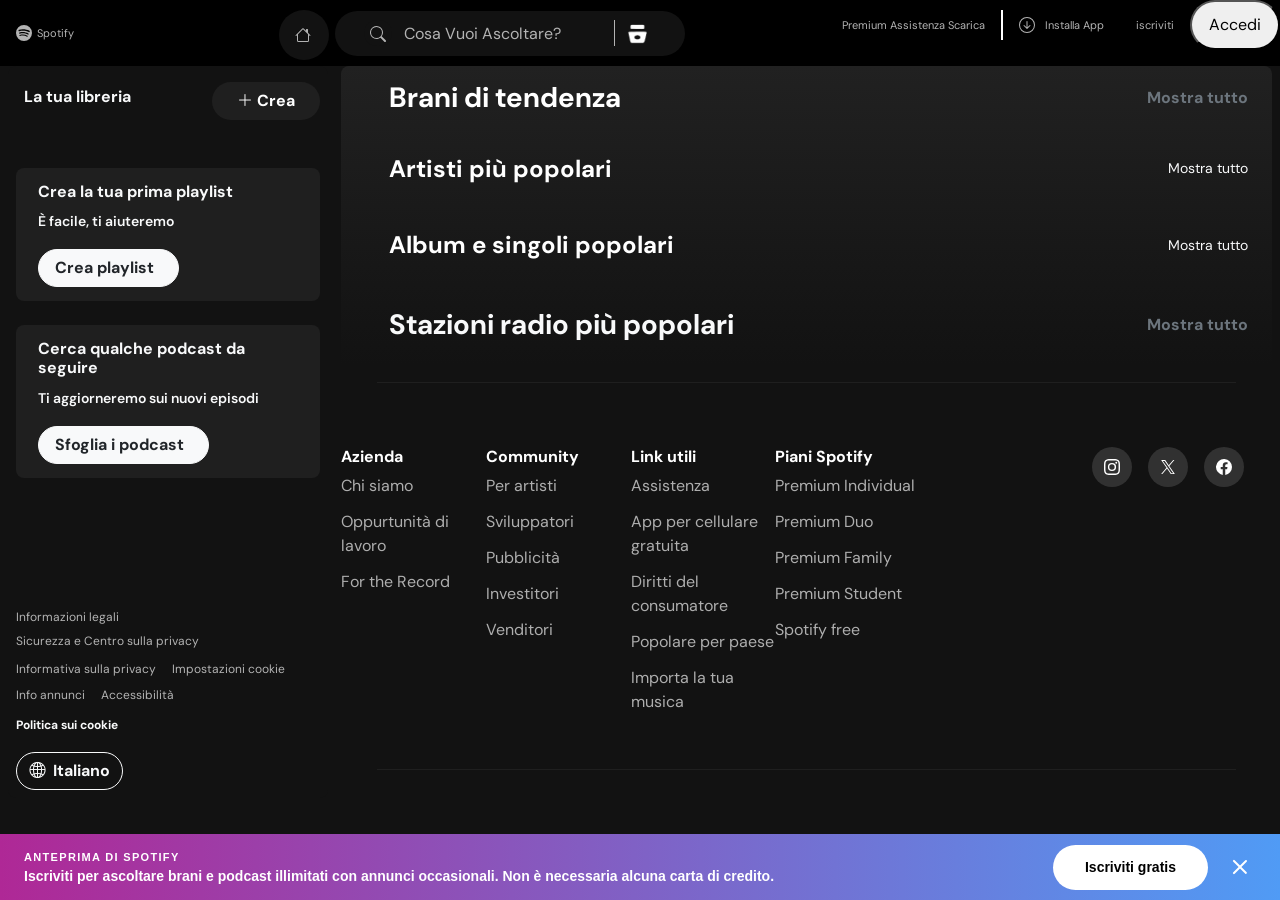
<file: index/index.html>
<!DOCTYPE html>
<html lang="it">

<head>

    <meta charset="UTF-8">
    <meta name="viewport" content="width=device-width, initial-scale=1.0">
    <link rel="preconnect" href="https://googleapis.com">
    <link rel="preconnect" href="https://gstatic.com" crossorigin>
    <link rel="preconnect" href="https://fonts.googleapis.com">
    <link rel="preconnect" href="https://fonts.gstatic.com/" crossorigin>
    <link
        href="https://fonts.googleapis.com/css2?family=DM+Sans:ital,opsz,wght@0,9..40,100..1000;1,9..40,100..1000&display=swap"
        rel="stylesheet">
    <link href="https://cdn.jsdelivr.net/npm/bootstrap@5.3.8/dist/css/bootstrap.min.css" rel="stylesheet"
        integrity="sha384-sRIl4kxILFvY47J16cr9ZwB07vP4J8+LH7qKQnuqkuIAvNWLzeN8tE5YBujZqJLB" crossorigin="anonymous">
    <link rel="stylesheet" href="https://cdnjs.cloudflare.com/ajax/libs/font-awesome/6.4.0/css/all.min.css">
    <link rel="stylesheet" href="https://cdn.jsdelivr.net/npm/bootstrap-icons@1.13.1/font/bootstrap-icons.min.css">
    <link rel="stylesheet" href="../generic/generic.css">
    <link rel="stylesheet" href="./index.css">
    <title>Spotify Clone</title>
</head>

<body>
    <!----------------------- inizio navbar ----------------------->
    <header>

        <nav class="nav">
            <!-- parte sinistra spotify icona -->
            <div class="parte-sinistra">
                <a class="nav-link active" id="spotify" aria-current="page" href="#">
                    <svg xmlns="http://www.w3.org/2000/svg" width="16" height="16" fill="currentColor"
                        class="bi bi-spotify" viewBox="0 0 16 16">
                        <path
                            d="M8 0a8 8 0 1 0 0 16A8 8 0 0 0 8 0m3.669 11.538a.5.5 0 0 1-.686.165c-1.879-1.147-4.243-1.407-7.028-.77a.499.499 0 0 1-.222-.973c3.048-.696 5.662-.397 7.77.892a.5.5 0 0 1 .166.686m.979-2.178a.624.624 0 0 1-.858.205c-2.15-1.321-5.428-1.704-7.972-.932a.625.625 0 0 1-.362-1.194c2.905-.881 6.517-.454 8.986 1.063a.624.624 0 0 1 .206.858m.084-2.268C10.154 5.56 5.9 5.419 3.438 6.166a.748.748 0 1 1-.434-1.432c2.825-.857 7.523-.692 10.492 1.07a.747.747 0 1 1-.764 1.288" />
                    </svg>
                    Spotify
                </a>
            </div>


            <!-- icone della home insime al bottone -->

            <div class="home-search">
                <div class="home">
                    <button id="home-btn">
                        <a class="nav-link" id="casetta" href="#">
                            <svg xmlns="http://www.w3.org/2000/svg" width="16" height="16" fill="currentColor"
                                class="bi bi-house" viewBox="0 0 16 16 ">
                                <path
                                    d="M8.707 1.5a1 1 0 0 0-1.414 0L.646 8.146a.5.5 0 0 0 .708.708L2 8.207V13.5A1.5 1.5 0 0 0 3.5 15h9a1.5 1.5 0 0 0 1.5-1.5V8.207l.646.647a.5.5 0 0 0 .708-.708L13 5.793V2.5a.5.5 0 0 0-.5-.5h-1a.5.5 0 0 0-.5.5v1.293zM13 7.207V13.5a.5.5 0 0 1-.5.5h-9a.5.5 0 0 1-.5-.5V7.207l5-5z" />
                            </svg>
                        </a>
                    </button>

                </div>


                <!-- parte della ricerca insieme le icone home e upload -->
                <form class="navigation" role="search" id="searchForm">
                    <div class="icona-cerca">
                        <button id="bottone-cerca">
                            <svg xmlns="http://www.w3.org/2000/svg" width="16" height="16" fill="currentColor"
                                class="bi bi-search" viewBox="0 0 16 16">
                                <path
                                    d="M11.742 10.344a6.5 6.5 0 1 0-1.397 1.398h-.001q.044.06.098.115l3.85 3.85a1 1 0 0 0 1.415-1.414l-3.85-3.85a1 1 0 0 0-.115-.1zM12 6.5a5.5 5.5 0 1 1-11 0 5.5 5.5 0 0 1 11 0" />
                            </svg>
                        </button>
                    </div>

                    <!-- la barra di ricerca e icona del upload -->
                    <div id="bottone-input">
                        <input class="form-control me-2" id="searchInput" type="search"
                            placeholder="Cosa Vuoi Ascoltare?" aria-label="Search" />
                        <div class="icona-upload">
                            <button id="imagy-upload">
                                <img src="open.spotify.com_intl-it__-_Copia-removebg-preview.png" alt="">
                            </button>
                        </div>
                    </div>

                </form>
            </div>


            <!-- parte destra i tre link insieme al bottone  -->
            <div class="parte-destra">
                <ul class="nav-partedestra">
                    <li class="nav-item">
                        <a class="nav-link active" id="border-premium" aria-current="page" href="#">Premium Assistenza
                            Scarica </a>
                    </li>

                    <li class="nav-item">
                        <a class="nav-link" id="Installa" href="#">
                            <svg xmlns="http://www.w3.org/2000/svg" width="16" height="16" fill="currentColor"
                                class="bi bi-arrow-down-circle" viewBox="0 0 16 16">
                                <path fill-rule="evenodd"
                                    d="M1 8a7 7 0 1 0 14 0A7 7 0 0 0 1 8m15 0A8 8 0 1 1 0 8a8 8 0 0 1 16 0M8.5 4.5a.5.5 0 0 0-1 0v5.793L5.354 8.146a.5.5 0 1 0-.708.708l3 3a.5.5 0 0 0 .708 0l3-3a.5.5 0 0 0-.708-.708L8.5 10.293z" />
                            </svg>Installa App</a>
                    </li>
                    <li class="nav-item">
                        <a class="nav-link" href="#">iscriviti</a>
                    </li>
                    <button>Accedi</button>

                </ul>
            </div>
            <button id="menu">
                <svg xmlns="http://www.w3.org/2000/svg" width="20" height="20" id="icona-menu" fill="currentColor"
                    class="bi bi-list" viewBox="0 0 16 16">
                    <path fill-rule="evenodd"
                        d="M2.5 12a.5.5 0 0 1 .5-.5h10a.5.5 0 0 1 0 1H3a.5.5 0 0 1-.5-.5m0-4a.5.5 0 0 1 .5-.5h10a.5.5 0 0 1 0 1H3a.5.5 0 0 1-.5-.5m0-4a.5.5 0 0 1 .5-.5h10a.5.5 0 0 1 0 1H3a.5.5 0 0 1-.5-.5" />
                </svg>


                <svg xmlns="http://www.w3.org/2000/svg" width="20" height="20" id="chiusura-menu" fill="currentColor"
                    class="bi bi-x-lg" viewBox="0 0 16 16">
                    <path
                        d="M2.146 2.854a.5.5 0 1 1 .708-.708L8 7.293l5.146-5.147a.5.5 0 0 1 .708.708L8.707 8l5.147 5.146a.5.5 0 0 1-.708.708L8 8.707l-5.146 5.147a.5.5 0 0 1-.708-.708L7.293 8z" />
                </svg>
            </button>
        </nav>
    </header>


    <!----------------------- fine navbar ----------------------->


    <!----------------------- inizio aside ----------------------->
    <div class="appContainer d-flex">
        <aside class="sidebar d-none d-md-flex d-flex flex-column">
            <div class="mt-2">
                <div class="mb-5">
                    <div class="d-flex justify-content-between align-items-center">
                        <h2 class="fw-bold text-light fs-6 ps-2">
                            La tua libreria
                        </h2>
                        <button class="btn rounded-5 pe-4 ps-4 fw-bold" id="createBtn">
                            <i class="bi bi-plus-lg"></i> Crea
                        </button>
                    </div>
                </div>

                <section class="cardAside rounded-3 mb-4">
                    <div class="ps-2">
                        <div>
                            <h3 class="fw-bold text-light fs-6">Crea la tua prima playlist</h3>
                            <span class="fw-semibold text-light">È facile, ti aiuteremo</span>
                        </div>
                        <button class="btn btn-light text-dark rounded-5 pe-4 ps-3 fw-bold mt-3">Crea playlist</button>
                    </div>
                </section>


                <section class="cardAside rounded-3 mb-3">
                    <div class="ps-2">
                        <div>
                            <h3 class="fw-bold text-light fs-6">Cerca qualche podcast da seguire</h3>
                            <span class="fw-semibold text-light">Ti aggiorneremo sui nuovi episodi</span>
                        </div>
                        <button class="btn btn-light text-dark rounded-5 pe-4 ps-3 fw-bold mt-3">Sfoglia i
                            podcast</button>
                    </div>
                </section>
            </div>
            <footer class="asideFooter mt-auto pt-3">
                <div>
                    <a href="#">Informazioni legali</a>
                </div>
                <div class="mb-2">
                    <a href="#">Sicurezza e Centro sulla privacy</a>
                </div>
                <div class="d-flex flex-wrap gap-3 mb-2">
                    <a href="#">Informativa sulla privacy</a>
                    <a href="#">Impostazioni cookie</a>

                </div>
                <div class="d-flex flex-wrap gap-3 mb-2">
                    <a href="#">Info annunci</a>
                    <a href="#">Accessibilità</a>
                </div>
                <div class="mb-3">
                    <a href="#" class="fw-bold text-light">Politica sui cookie</a>
                </div>
                <button class="btn btn-outline-light rounded-5 fw-bold d-flex align-items-center gap-2">
                    <i class="bi bi-globe2"></i> Italiano
                </button>
            </footer>
        </aside>
        <div id="resizer"></div>


        <!----------------------- fine aside  ----------------------->

        <!----------------------- inizio main  ----------------------->

        <main class="mainContent">

            <div id="sfondo-accesso">
                <ul>
                    <li>
                        <a href="Premium Assistenza Scarica">Premium Assistenza Scarica</a>
                    </li>
                    <li>
                        <a href="installa">Installa</a>
                    </li>
                    <li>
                        <a href="Iscriviti">Iscrivit</a>
                    </li>
                    <li>
                        <button>
                            <a href="Accedi">Accedi</a>
                        </button>
                    </li>
                </ul>

            </div>

            <div class="mainScroll">
                <section class="trendingSection ms-4">
                    <div class="d-flex justify-content-between align-items-center mb-3">
                        <h4 id="songTitle" class="fs-3 fw-bold mb-0">
                            <a href="../showMore/showMore.html" class="text-light">Brani di tendenza</a>
                        </h4>
                        <a class="showAllLink text-secondary fw-bold d-none d-md-flex" href="../showMore/showMore.html">
                            Mostra tutto
                        </a>
                    </div>
                    <div class="carouselWrapper">

                        <button class="carouselArrow left">
                            <i class="bi bi-chevron-left"></i>
                        </button>

                        <div class="carouselContent">
                            <div class="cardsContainer"></div>
                        </div>

                        <button class="carouselArrow right">
                            <i class="bi bi-chevron-right"></i>
                        </button>

                    </div>
                </section>

                <section class="artist-section ms-4">
                    <div class="d-flex justify-content-between align-items-center my-4">
                        <a href="#"
                            class="link-light link-offset-2 link-underline-opacity-0 link-underline-opacity-100-hover small ">
                            <h4 class="text-white fw-bold mb-0">Artisti più popolari</h4>
                        </a>
                        <a href="#"
                            class="link-light link-offset-2 link-underline-opacity-0 link-underline-opacity-100-hover small">
                            Mostra tutto
                        </a>
                    </div>

                    <div class="carouselWrapperArtist">
                        <button class="carouselArrowArtist left" id="leftArrowArtist">
                            <i class="bi bi-chevron-left"></i>
                        </button>

                        <div id="artistWrapper">
                            <div id="rowArtist" class="d-flex flex-nowrap"></div>
                        </div>

                        <button class="carouselArrowArtist right" id="rightArrowArtist">
                            <i class="bi bi-chevron-right"></i>
                        </button>

                    </div>
                </section>



                <section id="albumsContainerSerena" class="text-white text-nowrap my-4 ms-4 albumsContainerSerena">
                    <div class="d-flex justify-content-between align-items-center my-4">
                        <a href="#"
                            class="link-light link-offset-2 link-underline-opacity-0 link-underline-opacity-100-hover small ">
                            <h4 class="text-white fw-bold mb-0">Album e singoli popolari</h4>
                        </a>
                        <a href="#"
                            class="link-light link-offset-2 link-underline-opacity-0 link-underline-opacity-100-hover small">
                            Mostra tutto
                        </a>
                    </div>
                    <div id="albumsSwiperContainer" class="position-relative">
                        <button id="btn-left" class="scroller-btn btn custom-swiper-btn btn-left"
                            aria-label="swipe left">
                            <svg xmlns="http://www.w3.org/2000/svg" width="16" height="16" fill="currentColor"
                                class="bi bi-chevron-left custom-btn-swipe-svg" viewBox="0 0 16 16">
                                <path fill-rule="evenodd"
                                    d="M11.354 1.646a.5.5 0 0 1 0 .708L5.707 8l5.647 5.646a.5.5 0 0 1-.708.708l-6-6a.5.5 0 0 1 0-.708l6-6a.5.5 0 0 1 .708 0" />
                            </svg>
                        </button>
                        <button id="btn-right" class="scroller-btn btn btn-right custom-swiper-btn btn-right end-0"
                            aria-label="swipe right">
                            <svg xmlns="http://www.w3.org/2000/svg" width="16" height="16" fill="currentColor"
                                class="bi bi-chevron-right custom-btn-swipe-svg" viewBox="0 0 16 16">
                                <path fill-rule="evenodd"
                                    d="M4.646 1.646a.5.5 0 0 1 .708 0l6 6a.5.5 0 0 1 0 .708l-6 6a.5.5 0 0 1-.708-.708L10.293 8 4.646 2.354a.5.5 0 0 1 0-.708" />
                            </svg>
                        </button>
                        <div id="albumsContainer" class="row d-flex flex-nowrap overflow-x-auto"></div>
                    </div>

                </section>

                <section class="radioSection ms-4">
                    <div class="d-flex justify-content-between align-items-center mb-3">
                        <h4 class="fs-3 fw-bold mb-0">
                            <a href="../showMore/showMore.html" class="text-light">Stazioni radio più popolari</a>
                        </h4>
                        <a class="showAllLink text-secondary fw-bold d-none d-md-flex" href="#">
                            Mostra tutto
                        </a>
                    </div>
                    <div class="carouselWrapper">

                        <button class="carouselArrow left">
                            <i class="bi bi-chevron-left"></i>
                        </button>

                        <div class="carouselContent">
                            <div class="cardsContainer"></div>
                        </div>

                        <button class="carouselArrow right">
                            <i class="bi bi-chevron-right"></i>
                        </button>

                    </div>
                </section>


                <!----------------------- inizio footer  ----------------------->
                <div class="container">
                    <hr>
                    <footer>
                        <nav>
                            <div
                                class="container d-flex flex-column flex-lg-row justify-content-between mt-6 topSection">

                                <div class="row"> <!-- container dei link -->
                                    <div class="col-12 col-md-6 col-lg-3 links">
                                        <h6>Azienda</h6>
                                        <ul class="list-unstyled">
                                            <li><a href="#">Chi siamo</a></li>
                                            <li><a href="#">Oppurtunità di lavoro</a></li>
                                            <li><a href="#">For the Record</a></li>
                                        </ul>
                                    </div>
                                    <div class="col-12 col-md-6 col-lg-3 links">
                                        <h6>Community</h6>
                                        <ul class="list-unstyled">
                                            <li><a href="#">Per artisti</a></li>
                                            <li><a href="#">Sviluppatori</a></li>
                                            <li><a href="#">Pubblicità</a></li>
                                            <li><a href="#">Investitori</a></li>
                                            <li><a href="#">Venditori</a></li>
                                        </ul>
                                    </div>
                                    <div class="col-12 col-md-6 col-lg-3 links">
                                        <h6>Link utili</h6>
                                        <ul class="list-unstyled">
                                            <li><a href="#">Assistenza</a></li>
                                            <li><a href="#">App per cellulare gratuita</a></li>
                                            <li><a href="#">Diritti del consumatore</a></li>
                                            <li><a href="#">Popolare per paese</a></li>
                                            <li><a href="#">Importa la tua musica</a></li>
                                        </ul>
                                    </div>
                                    <div class="col-12 col-md-6 col-lg-3 links">
                                        <h6>Piani Spotify</h6>
                                        <ul class="list-unstyled">
                                            <li><a href="#">Premium Individual</a></li>
                                            <li><a href="#">Premium Duo</a></li>
                                            <li><a href="#">Premium Family</a></li>
                                            <li><a href="#">Premium Student</a></li>
                                            <li><a href="#">Spotify free</a></li>
                                        </ul>
                                    </div>
                                </div>
                                <div class="d-flex containerSocial"> <!-- container dei social -->
                                    <div>
                                        <a href="https://instagram.com/spotify">
                                            <span>
                                                <svg>
                                                    <path
                                                        d="M8 1.44c2.136 0 2.389.009 3.233.047.78.036 1.203.166 1.485.276.348.128.663.332.921.598.266.258.47.573.599.921.11.282.24.706.275 1.485.039.844.047 1.097.047 3.233s-.008 2.389-.047 3.232c-.035.78-.166 1.204-.275 1.486a2.65 2.65 0 0 1-1.518 1.518c-.282.11-.706.24-1.486.275-.843.039-1.097.047-3.233.047s-2.39-.008-3.232-.047c-.78-.035-1.204-.165-1.486-.275a2.5 2.5 0 0 1-.921-.599 2.5 2.5 0 0 1-.599-.92c-.11-.282-.24-.706-.275-1.486-.038-.844-.047-1.096-.047-3.232s.009-2.39.047-3.233c.036-.78.166-1.203.275-1.485.129-.348.333-.663.599-.921a2.5 2.5 0 0 1 .92-.599c.283-.11.707-.24 1.487-.275.843-.038 1.096-.047 3.232-.047L8 1.441zm.001-1.442c-2.172 0-2.445.01-3.298.048-.854.04-1.435.176-1.943.373a3.9 3.9 0 0 0-1.417.923c-.407.4-.722.883-.923 1.417-.198.508-.333 1.09-.372 1.942S0 5.826 0 8c0 2.172.01 2.445.048 3.298.04.853.174 1.433.372 1.941.2.534.516 1.017.923 1.417.4.407.883.722 1.417.923.508.198 1.09.333 1.942.372s1.126.048 3.299.048 2.445-.01 3.298-.048c.853-.04 1.433-.174 1.94-.372a4.1 4.1 0 0 0 2.34-2.34c.199-.508.334-1.09.373-1.942S16 10.172 16 7.999s-.01-2.445-.048-3.298c-.04-.853-.174-1.433-.372-1.94a3.9 3.9 0 0 0-.923-1.418A3.9 3.9 0 0 0 13.24.42c-.508-.197-1.09-.333-1.942-.371-.851-.041-1.125-.05-3.298-.05z">
                                                    </path>
                                                    <path
                                                        d="M8 3.892a4.108 4.108 0 1 0 0 8.216 4.108 4.108 0 0 0 0-8.216m0 6.775a2.668 2.668 0 1 1 0-5.335 2.668 2.668 0 0 1 0 5.335m4.27-5.978a.96.96 0 1 0 0-1.92.96.96 0 0 0 0 1.92"
                                                        class="cz-color-16777215">
                                                    </path>
                                                </svg>
                                            </span>
                                        </a>
                                    </div>
                                    <div>
                                        <a href="https://x.com/spotify">
                                            <span>
                                                <svg>
                                                    <path
                                                        d="M9.303 6.928 14.403 1h-1.208L8.766 6.147 5.23 1H1.15L6.5 8.784 1.15 15h1.208l4.676-5.436L10.77 15h4.08zM7.648 8.852l-.542-.775L2.795 1.91H4.65l3.48 4.977.541.775 4.523 6.47H11.34l-3.691-5.28Z">
                                                    </path>
                                                </svg>
                                            </span>
                                        </a>
                                    </div>
                                    <div><a href="https://www.facebook.com/spotify"><span><svg>
                                                    <path
                                                        d="M16 8a8 8 0 1 0-9.25 7.903v-5.59H4.719V8H6.75V6.237c0-2.005 1.194-3.112 3.022-3.112.875 0 1.79.156 1.79.156V5.25h-1.008c-.994 0-1.304.617-1.304 1.25V8h2.219l-.355 2.313H9.25v5.59A8 8 0 0 0 16 8">
                                                    </path>
                                                </svg>
                                            </span>
                                        </a>
                                    </div>
                                </div>
                            </div>
                            <hr>
                            <div class="container d-flex justify-content-end"> <!-- copyright -->
                                <div>
                                    <span>© 2026 Spotify AB</span>
                                </div>

                            </div>
                        </nav>
                    </footer>
                </div>
                <!----------------------- fine footer  ----------------------->
            </div>

        </main>

    </div>
    <!----------------------- fine main  ----------------------->

    <!----------------------- inizio banner  ----------------------->

    <div class="spotify-signup-banner" id="signupBanner">
        <div class="banner-text-content">
            <span class="banner-subtitle">Anteprima di Spotify</span>
            <h2 class="banner-title">Iscriviti per ascoltare brani e podcast illimitati con annunci occasionali. Non è
                necessaria alcuna carta di credito.</h2>
        </div>

        <div class="banner-actions">
            <button class="banner-cta" id="openModalBtn">Iscriviti gratis</button>
            <button class="banner-close-btn" id="closeBannerBtn" aria-label="Chiudi banner">
                <svg width="16" height="16" viewBox="0 0 16 16" fill="currentColor">
                    <path
                        d="M14.7 1.3a1 1 0 0 0-1.4 0L8 6.6 2.7 1.3a1 1 0 1 0-1.4 1.4L6.6 8l-5.3 5.3a1 1 0 1 0 1.4 1.4L8 9.4l5.3 5.3a1 1 0 0 0 1.4-1.4L9.4 8l5.3-5.3a1 1 0 0 0 0-1.4z" />
                </svg>
            </button>
        </div>
    </div>

    <!-- registrazione modale-->
    <div class="modal-overlay" id="signupModal">
        <div class="modal-card">
            <button class="modal-close-btn" id="closeModalBtn" aria-label="Chiudi finestra">
                <svg width="18" height="18" viewBox="0 0 16 16" fill="currentColor">
                    <path
                        d="M14.7 1.3a1 1 0 0 0-1.4 0L8 6.6 2.7 1.3a1 1 0 1 0-1.4 1.4L6.6 8l-5.3 5.3a1 1 0 1 0 1.4 1.4L8 9.4l5.3 5.3a1 1 0 0 0 1.4-1.4L9.4 8l5.3-5.3a1 1 0 0 0 0-1.4z" />
                </svg>
            </button>

            <div class="modal-header">
                <!-- icona spoti -->
                <svg class="spotify-logo" viewBox="0 0 24 24" width="40" height="40" fill="currentColor">
                    <path
                        d="M12 0C5.373 0 0 5.373 0 12s5.373 12 12 12 12-5.373 12-12S18.627 0 12 0zm5.498 17.306c-.22.36-.688.476-1.047.257-2.868-1.753-6.478-2.15-10.73-1.178-.408.093-.812-.162-.905-.57-.093-.408.162-.812.57-.905 4.653-1.063 8.624-.61 11.855 1.36.36.219.476.687.257 1.046zm1.466-3.262c-.276.448-.863.592-1.311.316-3.282-2.017-8.287-2.602-12.17-1.423-.504.153-1.037-.132-1.19-.636-.153-.504.132-1.037.636-1.19 4.436-1.347 9.948-.7 13.719 1.62.448.277.592.864.316 1.313zm.126-3.398C15.19 8.307 8.76 8.09 5.006 9.23c-.615.187-1.265-.164-1.452-.779-.187-.615.164-1.265.779-1.452 4.31-1.308 11.41-1.06 15.89 1.602.553.328.737 1.042.409 1.595-.328.553-1.042.737-1.595.409z" />
                </svg>
                <h1>Iscriviti per iniziare ad ascoltare</h1>
            </div>

            <div class="social-buttons">
                <button class="social-btn">
                    <svg class="social-icon" viewBox="0 0 24 24">
                        <path fill="#4285F4"
                            d="M22.56 12.25c0-.78-.07-1.53-.2-2.25H12v4.26h5.92c-.26 1.37-1.04 2.53-2.21 3.31v2.77h3.57c2.08-1.92 3.28-4.74 3.28-8.09z" />
                        <path fill="#34A853"
                            d="M12 23c2.97 0 5.46-.98 7.28-2.66l-3.57-2.77c-.98.66-2.23 1.06-3.71 1.06-2.86 0-5.29-1.93-6.16-4.53H2.18v2.84C3.99 20.53 7.7 23 12 23z" />
                        <path fill="#FBBC05"
                            d="M5.84 14.09c-.22-.66-.35-1.36-.35-2.09s.13-1.43.35-2.09V7.06H2.18C1.43 8.55 1 10.22 1 12s.43 3.45 1.18 4.94l2.85-2.22.81-.63z" />
                        <path fill="#EA4335"
                            d="M12 5.38c1.62 0 3.06.56 4.21 1.64l3.15-3.15C17.45 2.09 14.97 1 12 1 7.7 1 3.99 3.47 2.18 7.06l3.66 2.84c.87-2.6 3.3-4.52 6.16-4.52z" />
                    </svg>
                    Continua con Google
                </button>

                <button class="social-btn">
                    <svg class="social-icon" viewBox="0 0 24 24" fill="#ffffff">
                        <path
                            d="M18.71 19.5c-.83 1.24-1.71 2.45-3.05 2.47-1.34.03-1.77-.79-3.29-.79-1.53 0-2 .77-3.27.82-1.31.05-2.3-1.32-3.14-2.53C4.25 17 2.94 12.45 4.7 9.39c.87-1.52 2.43-2.48 4.12-2.51 1.28-.02 2.5.87 3.29.87.78 0 2.26-1.07 3.81-.91.65.03 2.47.26 3.64 1.98-.09.06-2.17 1.28-2.15 3.81.03 3.02 2.65 4.03 2.68 4.04-.03.07-.42 1.44-1.38 2.83M15.97 6.85c.66-.8 1.11-1.92.99-3.05-.96.04-2.13.64-2.82 1.44-.61.71-1.15 1.86-1.01 2.97 1.08.08 2.18-.56 2.84-1.36z" />
                    </svg>
                    Continua con Apple
                </button>

                <button class="social-btn">
                    <svg class="social-icon" viewBox="0 0 24 24" fill="#1877F2">
                        <path
                            d="M24 12.073c0-6.627-5.373-12-12-12s-12 5.373-12 12c0 5.99 4.388 10.954 10.125 11.854v-8.385H7.078v-3.47h3.047V9.43c0-3.007 1.792-4.669 4.533-4.669 1.312 0 2.686.235 2.686.235v2.953H15.83c-1.491 0-1.956.925-1.956 1.874v2.25h3.328l-.532 3.47h-2.796v8.385C19.612 23.027 24 18.062 24 12.073z" />
                    </svg>
                    Continua con Facebook
                </button>
            </div>

            <div class="divider">
                <span>oppure</span>
            </div>

            <!-- modulo form -->
            <form class="signup-form" id="registerForm">
                <div class="form-group">
                    <label for="email">Indirizzo e-mail</label>
                    <input type="email" id="email" placeholder="nome@dominio.com" required autocomplete="off">
                </div>

                <div class="form-group">
                    <label for="password">Password</label>
                    <input type="password" id="password" placeholder="Crea una password" required>
                </div>

                <div class="form-group">
                    <label for="username">Nome utente</label>
                    <input type="text" id="username" placeholder="Come vuoi apparire?" required>
                    <span class="input-hint">Questo nome verrà visualizzato sul tuo profilo Spotify.</span>
                </div>

                <button type="submit" class="submit-btn">Iscriviti</button>
            </form>

            <p class="login-link">Hai già un account? <a href="#">Accedi qui</a>.</p>
        </div>
    </div>

    <!----------------------- fine banner  ----------------------->


    <script src="https://cdn.jsdelivr.net/npm/bootstrap@5.3.8/dist/js/bootstrap.bundle.min.js"
        integrity="sha384-FKyoEForCGlyvwx9Hj09JcYn3nv7wiPVlz7YYwJrWVcXK/BmnVDxM+D2scQbITxI"
        crossorigin="anonymous"></script>
    <script src="./index.js"></script>
    <script src="../generic/generic.js"></script>

</body>

</html>
</file>
<file: generic/generic.css>
/* Applica il font a tutta la pagina */
body {
    font-family: 'DM Sans', sans-serif;
    font-size: 16px;
    color: #ffffff;
    background-color: #121212; /* Sfondo scuro tipico di Spotify */
}


/*navbar*/
body {
    background-color: #000000;
    margin: 0;
    height: 100vh;
    overflow: hidden;
}

.navbar {
    background-color: black;
    display: flex;
    justify-content: center;
    align-items: center;
}

.navbar svg {
    color: white;
    background-color: #121212;
}

.nav-item li {
    background-color: black;
    display: flex;
    justify-content: center;
    align-items: center;
}

.collapse {
    display: flex;
    justify-content: center;
}

#icona-home svg {
    display: flex;
    justify-content: center;
    align-items: center;
    color: white;
}

#icona-home {
  border-radius: 50%;
  background-color: #121212;
  border: 0px;
  height: 25px;
  width: 25px;
}

.form-control {
  background-color: #121212;
  color: gainsboro;
}

/* Creo allineamento e struttura dell' Aside */

.appContainer {
  height: calc(100vh - 160px);
  gap: 4px;
  padding: 0 8px 8px;
}

.sidebar {
  width: 320px;
  min-width: 280px;
  flex-shrink: 0;
  background-color: #121212;
  border-radius: 8px;
  padding: 8px;
  overflow-y: auto;
}
/* scrollbar personalizzata */
.mainContent {
    flex-grow: 1;
    background: linear-gradient(to bottom, #212121 0%, #121212 300px, #121212 100%);
    border-radius: 8px;
    overflow: hidden;     /*importantissimo */
    position: relative;
}

.mainScroll {
    height: 100%;
    overflow-y: auto;
    overflow-x: hidden;
}

/* Scrollbar */
.mainScroll::-webkit-scrollbar {
    width: 12px;
}

.mainScroll::-webkit-scrollbar-track {
    background: transparent;
}

.mainScroll::-webkit-scrollbar-thumb {
    background: rgba(255,255,255,.28);
}

.mainScroll::-webkit-scrollbar-thumb:hover {
    background: rgba(255,255,255,.55);
}

.mainScroll::-webkit-scrollbar-thumb:active {
    background: rgba(255,255,255,.85);
}
/*-----*/

#createBtn {
  background-color: #1f1f1f;
  color: #ffffff;
}

.cardAside {
  background-color: #1f1f1f;
  color: #ffffff;
  padding: 14px;
}

.cardAside .btn,
.asideFooter .btn {
  transition: transform 0.2s ease;
}

.cardAside .btn:hover,
.asideFooter .btn:hover {
  transform: scale(1.05);
}

.cardAside span {
    font-size: 14px;
}

/* Neutralizzo il cambio colore di Bootstrap in hover */
.cardAside .btn-light:hover,
.asideFooter .btn-outline-light:hover {
  background-color: #ffffff;
  color: #000000;
  border-color: transparent;
}

.asideFooter .btn-outline-light:hover {
  background-color: transparent;
  color: #ffffff;
  border-color: #ffffff;
}

/* Footer links */

.asideFooter a {
  color: #b3b3b3;
  font-size: 0.75rem;
  text-decoration: none;
}

.asideFooter a:hover {
  color: #ffffff;
}

/* Ricreo lo slider che aumenta o diminuisce la sezione aside */
#resizer {
    width: 5px;
    cursor: col-resize;
    background: transparent;
    transition: background-color .2s;
}

#resizer:hover {
    background-color: #b7b7b7;
}

/* Nascondo l'Aside da mobile */
@media (max-width: 993px) {
    .sidebar {
        display: none;
    }
}

#icona-home {
    border-radius: 50%;
    background-color: #121212;  /*   modifica il bottone della casetta  */
    border: 0px;
    height: 25px;
    width: 25px;
    display: flex;  /* per centrare la casetta intorno al cerchio  */
    justify-content: center;
}

.d-flex input {
    background-color: #121212;
}


.nav-item {
    display: flex;
    justify-content: center;
    align-items: center;
    color: gainsboro;
    flex-direction: row;
}

.end-navbar a {
    display: flex;
    justify-content: center;
    align-items: center;
    text-align: center;
    flex-direction: row;
}

.nav-item button {
    margin-left: 350px;
}


/*------------ Css del banner ------------*/
:root {
  --sp-green: #1ed760;
  --sp-green-hover: #1fdf64;
  --sp-black: #000000;
  --sp-bg-card: #121212;
  --sp-bg-elevated: #1f1f1f;
  --sp-text-primary: #ffffff;
  --sp-text-secondary: #b3b3b3;
  --sp-border: #727272;
  --sp-font: 'Circular Sp', 'Helvetica Neue', Helvetica, Arial, sans-serif;
}


.spotify-signup-banner {
  position: fixed;
  bottom: 0;
  left: 0;
  width: 100%;
  height: 66px;
  z-index: 1000;
  background: linear-gradient(90deg, #af2896 0%, #509bf5 100%);
  display: flex;
  justify-content: space-between;
  align-items: center;
  padding: 11px 24px;
  box-sizing: border-box;
  font-family: var(--sp-font);
  color: var(--sp-text-primary);
  transition: transform 0.4s cubic-bezier(0.3, 0, 0, 1), opacity 0.3s ease;
}

.spotify-signup-banner.hidden {
  transform: translateY(100%);
  opacity: 0;
  pointer-events: none;
}

.banner-text-content {
  display: flex;
  flex-direction: column;
  gap: 2px;
}

.banner-subtitle {
  font-size: 11px;
  font-weight: 700;
  letter-spacing: 0.12em;
  text-transform: uppercase;
}

.banner-title {
  font-size: 14px;
  font-weight: 700;
  margin: 0;
  line-height: 1.2;
}

.banner-actions {
  display: flex;
  align-items: center;
  gap: 16px;
}

.banner-cta {
  background-color: var(--sp-text-primary);
  color: var(--sp-black);
  font-size: 14px;
  font-weight: 700;
  padding: 12px 32px;
  border: none;
  border-radius: 500px;
  cursor: pointer;
  white-space: nowrap;
  transition: transform 0.1s ease, background-color 0.1s ease;
}

.banner-cta:hover {
  transform: scale(1.04);
  background-color: #f6f6f6;
}

.banner-cta:active {
  transform: scale(1);
}

.banner-close-btn {
  background: transparent;
  border: none;
  color: var(--sp-text-primary);
  cursor: pointer;
  display: flex;
  align-items: center;
  justify-content: center;
  width: 32px;
  height: 32px;
  border-radius: 50%;
  transition: background-color 0.2s ease, transform 0.1s ease;
}

.banner-close-btn:hover {
  background-color: rgba(0, 0, 0, 0.25);
}

.modal-overlay {
  position: fixed;
  top: 0;
  left: 0;
  width: 100vw;
  height: 100vh;
  background-color: rgba(0, 0, 0, 0.75);
  backdrop-filter: blur(6px);
  z-index: 2000;
  display: flex;
  justify-content: center;
  align-items: center;
  opacity: 0;
  visibility: hidden;
  transition: opacity 0.25s ease, visibility 0.25s ease;
}

.modal-overlay.active {
  opacity: 1;
  visibility: visible;
}

.modal-card {
  background-color: var(--sp-bg-card);
  color: var(--sp-text-primary);
  width: 100%;
  max-width: 440px;
  max-height: 90vh;
  overflow-y: auto;
  border-radius: 8px;
  padding: 40px 48px;
  position: relative;
  box-shadow: 0 24px 48px rgba(0, 0, 0, 0.8);
  transform: scale(0.96);
  transition: transform 0.25s cubic-bezier(0, 0, 0.2, 1);
  font-family: var(--sp-font);
}

.modal-overlay.active .modal-card {
  transform: scale(1);
}

.modal-close-btn {
  position: absolute;
  top: 24px;
  right: 24px;
  background: transparent;
  border: none;
  color: var(--sp-text-secondary);
  cursor: pointer;
  border-radius: 50%;
  width: 36px;
  height: 36px;
  display: flex;
  align-items: center;
  justify-content: center;
  transition: color 0.15s ease, background-color 0.15s ease;
}

.modal-close-btn:hover {
  color: var(--sp-text-primary);
  background-color: var(--sp-bg-elevated);
}

.modal-header {
  text-align: center;
  margin-bottom: 24px;
}

.spotify-logo {
  width: 36px;
  height: 36px;
  fill: var(--sp-green);
  margin-bottom: 12px;
}

.modal-header h1 {
  font-size: 24px;
  font-weight: 700;
  margin: 0;
  letter-spacing: -0.02em;
}

.social-buttons {
  display: flex;
  flex-direction: column;
  gap: 10px;
}

.social-btn {
  background: transparent;
  border: 1px solid var(--sp-border);
  color: var(--sp-text-primary);
  border-radius: 500px;
  padding: 10px 16px;
  font-weight: 700;
  font-size: 13px;
  cursor: pointer;
  display: flex;
  align-items: center;
  justify-content: center;
  gap: 12px;
  font-family: var(--sp-font);
  transition: border-color 0.15s ease, transform 0.1s ease;
}

.social-btn:hover {
  border-color: var(--sp-text-primary);
  transform: scale(1.01);
}

.social-icon {
  width: 18px;
  height: 18px;
  flex-shrink: 0;
}

.divider {
  display: flex;
  align-items: center;
  margin: 24px 0;
  color: var(--sp-text-secondary);
  font-size: 12px;
  font-weight: 700;
}

.divider::before,
.divider::after {
  content: '';
  flex: 1;
  border-bottom: 1px solid #292929;
}

.divider span {
  padding: 0 16px;
}

/* form e input spotify */
.signup-form {
  display: flex;
  flex-direction: column;
  gap: 16px;
}

.form-group {
  display: flex;
  flex-direction: column;
  gap: 8px;
}

.form-group label {
  font-size: 13px;
  font-weight: 700;
}

.form-group input {
  background-color: var(--sp-bg-card);
  border: 1px solid var(--sp-border);
  border-radius: 4px;
  padding: 12px 14px;
  color: var(--sp-text-primary);
  font-size: 14px;
  font-family: var(--sp-font);
  outline: none;
  transition: border-color 0.15s ease;
}

.form-group input::placeholder {
  color: #757575;
}

.form-group input:hover {
  border-color: var(--sp-text-primary);
}

.form-group input:focus {
  border-color: transparent;
  outline: 2px solid var(--sp-text-primary);
  outline-offset: -2px;
}

.input-hint {
  font-size: 11px;
  color: var(--sp-text-secondary);
}

.submit-btn {
  background-color: var(--sp-green);
  color: var(--sp-black);
  font-size: 14px;
  font-weight: 700;
  padding: 14px;
  border: none;
  border-radius: 500px;
  cursor: pointer;
  margin-top: 12px;
  font-family: var(--sp-font);
  transition: transform 0.1s ease, background-color 0.15s ease;
}

.submit-btn:hover {
  transform: scale(1.03);
  background-color: var(--sp-green-hover);
}

.submit-btn:active {
  transform: scale(1);
}

.login-link {
  text-align: center;
  font-size: 13px;
  color: var(--sp-text-secondary);
  margin-top: 28px;
  margin-bottom: 0;
}

.login-link a {
  color: var(--sp-text-primary);
  font-weight: 700;
  text-decoration: underline;
}


@media (max-width: 768px) {
  .spotify-signup-banner {
    height: auto;
    flex-direction: column;
    align-items: flex-start;
    gap: 12px;
    padding: 14px 16px;
  }

  .banner-actions {
    width: 100%;
    justify-content: space-between;
  }

  .banner-cta {
    flex-grow: 1;
    text-align: center;
  }

  .modal-card {
    padding: 24px;
    margin: 16px;
    border-radius: 12px;
  }
}


/* footer */

hr {
    border: 0;             
    border-top: 1px solid #1F1F1F; 
    opacity: 1; 
    margin: 24px;
}

footer a {
    text-decoration: none;
    color: #AEAEAE;
}

footer a:hover {
    text-decoration: none;
    color:#FFFFFF;
}

footer span {
    color: #AEAEAE;
}

footer h6 {
    color:#FFFFFF;
    font-weight: 700;
}


.topSection {
    margin-top: 4em;
    padding: 0;
}

.links {
    margin-bottom: 15px;
    padding: 0;
}



footer li {
    margin-bottom: 12px; 
}

.containerSocial{
margin-bottom: 40px;
}

.containerSocial div{
    padding-right: 16px;
    display: inline;
}

.containerSocial a{
    height: 40px;
    width: 40px;
    padding: 10px;
    background-color: #313131;
    border-radius: 50%;
    display: inline-flex;      
    align-items: center;       
    justify-content: center;   
    box-sizing: border-box;
}

.containerSocial a:hover{
    background: #D2D2D2;
}

footer svg {
    display: block;
    height: 100%;
    width: 100%;
    fill: white;
}

footer a span {
    display: inline-block;
    width: 16px;
    height: 16px;
}
</file>
<file: index/index.css>
/*---------inizio css section artist Islam------------*/
/* ---- Contenitore & Scroll ---- */
.artist-section,
.trendingSection,
.radioSection,
.albumsContainerSerena {
  margin-top: 15px;
  padding-inline: 24px;
}

.carouselWrapperArtist,
.carouselWrapper {
  position: relative;
}

#artistWrapper,
.carouselContent {
  margin-inline: -24px;
  overflow-x: auto;
  scrollbar-width: none;
}

#artistWrapper::-webkit-scrollbar,
.carouselContent::-webkit-scrollbar {
  display: none;
}

#rowArtist,
.cardsContainer {
  display: flex;
  gap: 16px;
  padding-inline: 12px;
}

/* ---- Card e Hover Artist ---- */
#rowArtist .card {
  flex: 0 0 195px;
  max-width: 195px;
  padding: 12px;
  border: none;
  border-radius: 8px;
  background-color: transparent;
  cursor: pointer;
  transition: background-color 0.2s ease;
}

#rowArtist .card:hover {
  background-color: #181818 !important;
}

/* ---- Immagine e Pulsante Play ---- */
.cardImageWrapper {
  position: relative;
  width: 100%;
  aspect-ratio: 1 / 1;
  margin-bottom: 12px;
  border-radius: 50%;
  overflow: hidden;
}

.cardImageWrapper .card-img-top {
  width: 100%;
  height: 100%;
  object-fit: cover;
  border-radius: 50%;
  display: block;
}

.play-btn {
  position: absolute;
  bottom: 8px;
  right: 8px;
  width: 48px;
  height: 48px;
  border: none;
  border-radius: 50%;
  background-color: #1ed760;
  color: #000;
  display: flex;
  align-items: center;
  justify-content: center;
  font-size: 24px;
  box-shadow: 0 8px 8px rgba(0, 0, 0, 0.4);
  opacity: 0;
  transform: translateY(8px);
  pointer-events: none;
  transition: opacity 0.2s ease, transform 0.2s ease;
}

#rowArtist .card:hover .play-btn {
  opacity: 1;
  transform: translateY(0);
  pointer-events: auto;
}

#rowArtist .card p {
  margin: 0;
}

.artist-section .d-flex.justify-content-between {
  margin: 0 0 12px;
}

/* ---- Frecce ---- */
.carouselArrowArtist {
  position: absolute;
  top: 50%;
  transform: translateY(-50%);
  width: 36px;
  height: 36px;
  border: 0;
  border-radius: 50%;
  background: #1f1f1f;
  color: #fff;
  display: flex;
  align-items: center;
  justify-content: center;
  z-index: 20;
  cursor: pointer;
  opacity: 0;
  transition: opacity 0.2s ease;
}

.carouselWrapperArtist:hover .carouselArrowArtist {
  opacity: 1;
}

.carouselArrowArtist.left {
  left: 10px;
}

.carouselArrowArtist.right {
  right: 10px;
}

@media (max-width: 768px) {
  .artist-section,
  .trendingSection,
  .radioSection {
    padding-inline: 10px;
  }

  .carouselArrowArtist {
    display: none !important;
  }
}

/*---------fine css section artist Islam------------*/

.nav-item {
  display: flex;
  justify-content: center;
  align-items: center;
  color: gainsboro;
  flex-direction: row;
}

.end-navbar a {
  display: flex;
  justify-content: center;
  align-items: center;
  text-align: center;
  flex-direction: row;
}

.nav-item button {
  margin-left: 350px;
}


/*------------ Css del banner ------------*/
:root {
  --sp-green: #1ed760;
  --sp-green-hover: #1fdf64;
  --sp-black: #000000;
  --sp-bg-card: #121212;
  --sp-bg-elevated: #1f1f1f;
  --sp-text-primary: #ffffff;
  --sp-text-secondary: #b3b3b3;
  --sp-border: #727272;
  --sp-font: 'Circular Sp', 'Helvetica Neue', Helvetica, Arial, sans-serif;
}


.spotify-signup-banner {
  position: fixed;
  bottom: 0;
  left: 0;
  width: 100%;
  height: 66px;
  z-index: 1000;
  background: linear-gradient(90deg, #af2896 0%, #509bf5 100%);
  display: flex;
  justify-content: space-between;
  align-items: center;
  padding: 11px 24px;
  box-sizing: border-box;
  font-family: var(--sp-font);
  color: var(--sp-text-primary);
  transition: transform 0.4s cubic-bezier(0.3, 0, 0, 1), opacity 0.3s ease;
}

.spotify-signup-banner.hidden {
  transform: translateY(100%);
  opacity: 0;
  pointer-events: none;
}

.banner-text-content {
  display: flex;
  flex-direction: column;
  gap: 2px;
}

.banner-subtitle {
  font-size: 11px;
  font-weight: 700;
  letter-spacing: 0.12em;
  text-transform: uppercase;
}

.banner-title {
  font-size: 14px;
  font-weight: 700;
  margin: 0;
  line-height: 1.2;
}

.banner-actions {
  display: flex;
  align-items: center;
  gap: 16px;
}

.banner-cta {
  background-color: var(--sp-text-primary);
  color: var(--sp-black);
  font-size: 14px;
  font-weight: 700;
  padding: 12px 32px;
  border: none;
  border-radius: 500px;
  cursor: pointer;
  white-space: nowrap;
  transition: transform 0.1s ease, background-color 0.1s ease;
}

.banner-cta:hover {
  transform: scale(1.04);
  background-color: #f6f6f6;
}

.banner-cta:active {
  transform: scale(1);
}

.banner-close-btn {
  background: transparent;
  border: none;
  color: var(--sp-text-primary);
  cursor: pointer;
  display: flex;
  align-items: center;
  justify-content: center;
  width: 32px;
  height: 32px;
  border-radius: 50%;
  transition: background-color 0.2s ease, transform 0.1s ease;
}

.banner-close-btn:hover {
  background-color: rgba(0, 0, 0, 0.25);
}

.modal-overlay {
  position: fixed;
  top: 0;
  left: 0;
  width: 100vw;
  height: 100vh;
  background-color: rgba(0, 0, 0, 0.75);
  backdrop-filter: blur(6px);
  z-index: 2000;
  display: flex;
  justify-content: center;
  align-items: center;
  opacity: 0;
  visibility: hidden;
  transition: opacity 0.25s ease, visibility 0.25s ease;
}

.modal-overlay.active {
  opacity: 1;
  visibility: visible;
}

.modal-card {
  background-color: var(--sp-bg-card);
  color: var(--sp-text-primary);
  width: 100%;
  max-width: 440px;
  max-height: 90vh;
  overflow-y: auto;
  border-radius: 8px;
  padding: 40px 48px;
  position: relative;
  box-shadow: 0 24px 48px rgba(0, 0, 0, 0.8);
  transform: scale(0.96);
  transition: transform 0.25s cubic-bezier(0, 0, 0.2, 1);
  font-family: var(--sp-font);
}

.modal-overlay.active .modal-card {
  transform: scale(1);
}

.modal-close-btn {
  position: absolute;
  top: 24px;
  right: 24px;
  background: transparent;
  border: none;
  color: var(--sp-text-secondary);
  cursor: pointer;
  border-radius: 50%;
  width: 36px;
  height: 36px;
  display: flex;
  align-items: center;
  justify-content: center;
  transition: color 0.15s ease, background-color 0.15s ease;
}

.modal-close-btn:hover {
  color: var(--sp-text-primary);
  background-color: var(--sp-bg-elevated);
}

.modal-header {
  text-align: center;
  margin-bottom: 24px;
}

.spotify-logo {
  width: 36px;
  height: 36px;
  fill: var(--sp-green);
  margin-bottom: 12px;
}

.modal-header h1 {
  font-size: 24px;
  font-weight: 700;
  margin: 0;
  letter-spacing: -0.02em;
}

.social-buttons {
  display: flex;
  flex-direction: column;
  gap: 10px;
}

.social-btn {
  background: transparent;
  border: 1px solid var(--sp-border);
  color: var(--sp-text-primary);
  border-radius: 500px;
  padding: 10px 16px;
  font-weight: 700;
  font-size: 13px;
  cursor: pointer;
  display: flex;
  align-items: center;
  justify-content: center;
  gap: 12px;
  font-family: var(--sp-font);
  transition: border-color 0.15s ease, transform 0.1s ease;
}

.social-btn:hover {
  border-color: var(--sp-text-primary);
  transform: scale(1.01);
}

.social-icon {
  width: 18px;
  height: 18px;
  flex-shrink: 0;
}

/* Sezione Brani di Tendenza*/

#trendingSongsContainer {
  display: flex;
  padding-inline: 10px;
  /* rientro iniziale, allineato al titolo */
}

.trendingSpacer {
  flex: 0 0 24px;
}

#trendingWrapper::-webkit-scrollbar {
  display: none;
  /* nasconde la scrollbar */
}

#trendingWrapper {
  margin-inline: -24px;
  /*faccio uscire le card dal contenitore allo scorrere del carousel*/
  overflow-x: auto;
  scrollbar-width: none;
  /* Firefox */
  -ms-overflow-style: none;
  /* IE */
}

.trendingSection {
  margin-top: 15px;
  padding-inline: 24px;
}

.trendingSection h2 a {
  text-decoration: none;
}

.trendingSection h2 a:hover {
  text-decoration: underline;
}

.showAllLink {
  text-decoration: none;
}

.showAllLink:hover {
  text-decoration: underline;
  color: #fff;
}

.songCardCol {
  flex: 0 0 195px;
}

.songTitle {
  font-size: 0.95rem;
  font-weight: 600;
}

.artistName {
  font-size: 0.85rem;
}

.carouselWrapper {
  position: relative;
}

.carouselArrow {
  position: absolute;
  top: 72px;
  transform: translateY(70%);
  width: 36px;
  height: 36px;
  border: 0;
  border-radius: 50%;
  background: #1f1f1f;
  color: #b8b8b8;
  display: flex;
  justify-content: center;
  align-items: center;
  z-index: 20;
  cursor: pointer;
  opacity: 0;
  transition: opacity 0.2s ease;
}

.carouselWrapper:hover .carouselArrow {
  opacity: 1;
  pointer-events: auto;
}

.carouselArrow:hover {
  color: #fff;
}

.carouselArrow.left {
  left: 10px;
}

.carouselArrow.right {
  right: 10px;
}

/*card overlay*/

.songCard {
  padding: 12px;
  border-radius: 8px;
  background: transparent;
  transition: background 0.2s ease;
  cursor: pointer;
}

.songCard:hover {
  background: #1f1f1f;
}

.imageWrapper {
  position: relative;
  border-radius: 6px;
  overflow: hidden;
  margin-bottom: 12px;
}

.imageWrapper img {
  display: block;
  width: 100%;
}

.playButton {
  position: absolute;
  bottom: 25px;
  right: 8px;
  width: 50px;
  height: 50px;
  border-radius: 50%;
  border: 0;
  background: #1ed760;
  display: flex;
  align-items: center;
  justify-content: center;
  cursor: pointer;
  opacity: 0;
  transform: scale(1);
  pointer-events: none;
  transition:
    opacity 0.2s ease,
    transform 0.2s ease,
    background 0.2s ease;
  box-shadow: 0 8px 16px rgba(0, 0, 0, 0.4);
}

/* mostra/nascondi il pulsante e lo sfondo dipende dalla card dove si passa il mouse */
.songCard:hover .playButton {
  opacity: 1;
  pointer-events: auto;
}

/* colore e ingrandimento: dipende solo dal pulsante stesso */
.playButton:hover {
  background: #3be377;
  transform: scale(1.1);
}

@media (max-width: 992px) {
  .trendingSection {
    padding-inline: 10px;
  }

  #trendingWrapper {
    margin-inline: -10px;
  }

  #trendingSongsContainer {
    padding-left: 5px;
  }

  .trendingSpacer {
    flex: 0 0 5px;
  }

  .carouselArrow {
    display: none !important;
  }
}

/* Serena */
.titleSections {
  text-decoration: none;
  font-weight: 700;
  font-size: 1.5em;
  color: #ffffff;
  cursor: pointer;
}

.titleSections:hover {
  text-decoration: underline;
}

.showAll {
  font-size: small;
  text-decoration: none;
  color: #b3b3b3;
  font-weight: bold;
  cursor: pointer;
  text-wrap: nowrap;
}

.showAll:hover {
  text-decoration: underline;
}

.custom-swiper-btn {
  position: absolute;
  z-index: 10;
  background-color: #1f1f1f;
  color: white;
  border-radius: 50%;
  width: 33px;
  height: 33px;
  top: 35%;
  border: none;
  display: flex;
  align-items: center;
  justify-content: center;
  opacity: 0;
  transition: opacity 0.3s ease-in;
  pointer-events: none;
}

#albumsSwiperContainer:hover .custom-swiper-btn {
  border: none;
  background-color: #1f1f1f;
  opacity: 1;
  pointer-events: auto;
}

.custom-swiper-btn.is-hidden {
  opacity: 0 !important;
  pointer-events: none !important;
}

#albumsContainer {
  scrollbar-width: none;
  -ms-overflow-style: none;
}

#albumsContainer::-webkit-scrollbar {
  display: none;
}

.custom-swiper-btn svg {
  width: 18px;
  height: 18px;
  flex-shrink: 0;
}

.divider {
  display: flex;
  align-items: center;
  margin: 24px 0;
  color: var(--sp-text-secondary);
  font-size: 12px;
  font-weight: 700;
}

.divider::before,
.divider::after {
  content: '';
  flex: 1;
  border-bottom: 1px solid #292929;
}

.divider span {
  padding: 0 16px;
}

/* form e input spotify */
.signup-form {
  display: flex;
  flex-direction: column;
  gap: 16px;
}

.form-group {
  display: flex;
  flex-direction: column;
  gap: 8px;
}

.form-group label {
  font-size: 13px;
  font-weight: 700;
}

.form-group input {
  background-color: var(--sp-bg-card);
  border: 1px solid var(--sp-border);
  border-radius: 4px;
  padding: 12px 14px;
  color: var(--sp-text-primary);
  font-size: 14px;
  font-family: var(--sp-font);
  outline: none;
  transition: border-color 0.15s ease;
}

.form-group input::placeholder {
  color: #757575;
}

.form-group input:hover {
  border-color: var(--sp-text-primary);
}

.form-group input:focus {
  border-color: transparent;
  outline: 2px solid var(--sp-text-primary);
  outline-offset: -2px;
}

.input-hint {
  font-size: 11px;
  color: var(--sp-text-secondary);
}

.submit-btn {
  background-color: var(--sp-green);
  color: var(--sp-black);
  font-size: 14px;
  font-weight: 700;
  padding: 14px;
  border: none;
  border-radius: 500px;
  cursor: pointer;
  margin-top: 12px;
  font-family: var(--sp-font);
  transition: transform 0.1s ease, background-color 0.15s ease;
}

.submit-btn:hover {
  transform: scale(1.03);
  background-color: var(--sp-green-hover);
}

.submit-btn:active {
  transform: scale(1);
}

.login-link {
  text-align: center;
  font-size: 13px;
  color: var(--sp-text-secondary);
  margin-top: 28px;
  margin-bottom: 0;
}

.login-link a {
  color: var(--sp-text-primary);
  font-weight: 700;
  text-decoration: underline;
}


@media (max-width: 768px) {
  .spotify-signup-banner {
    height: auto;
    flex-direction: column;
    align-items: flex-start;
    gap: 12px;
    padding: 14px 16px;
  }

  .banner-actions {
    width: 100%;
    justify-content: space-between;
  }

  .banner-cta {
    flex-grow: 1;
    text-align: center;
  }

  .modal-card {
    padding: 24px;
    margin: 16px;
    border-radius: 12px;
  }
}

#btn-left {
  left: 2%;
}

#btn-right {
  right: 2%;
}

.cardAlbum {
  background-color: transparent;
  transition: all 0.4s ease-in-out;
  padding: 12px;
  position: relative;
  border-radius: 10px;
}

.cardAlbum:hover {
  background-color: #3838384d;
  cursor: pointer;
}

.imgAlbum {
  width: 180px;
  height: auto;
  border-radius: 5px;
  overflow: hidden;
}

.albumTitle {
  font-size: 14pt;
  color: white;
  text-decoration: none;
  font-weight: 300;
  text-wrap: pretty;
}

.albumTitle:hover {
  text-decoration: underline;
}

.albumArtistName {
  text-decoration: none;
  color: #b3b3b3;
  font-size: 11pt;
  font-weight: 300;
  line-height: 10pt;
}

.albumArtistName:hover {
  text-decoration: underline;
}

.cardAlbum .playButton {
  display: flex;
  align-items: center;
  justify-content: center;
  color: #1ed760;
  font-size: 35pt;
  background-color: black;
  border: none;
  width: 45px;
  height: 45px;
  border-radius: 50%;
  position: absolute;
  top: 140px;
  left: 130px;
  opacity: 0;
  transition: all 0.4s ease-in-out;
}

.cardAlbum:hover .playButton {
  opacity: 1;
  top: 125px;
}

.cardAlbum .playButton:hover {
  color: rgb(59, 228, 119);
}

/* per i telefoni orizontali-tablet*/

@media only screen and (min-width: 320px) and (max-width: 768px) and (orientation: landscape) {
  body {
    background-color: #121212;
  }

  .nav {
    background-color: black;
    display: flex;
    align-items: center;
    justify-content: space-between;
  }

  .nav a {
    color: #B3B3B3;
  }

  #chiusura-menu {
    display: none;
    color: white;
  }

  #icona-menu {
    display: block;
    color: white;
  }

  .parte-destra {
    flex: 1;
  }



  main {
    position: relative;
  }

  #sfondo-accesso {
    position: absolute;
    background-color: #121212;
    color: white;
    box-shadow: 0 0 2px white;
    right: 0px;
    height: 200px;
    width: 200px;
    display: none;

  }

  #sfondo-accesso ul {
    list-style-type: none;
    line-height: 2;
  }

  #sfondo-accesso a {
    color: white;
  }

  #sfondo-accesso button a {
    color: blue;
  }

  #sfondo-accesso button {
    background-color: white;
  }

  #sfondo-accesso.apri {
    transition: max-width 0.3s ease;
    display: block;
  }

  #menu {
    display: block;
    background-color: black;
    color: white;
    border: none;
  }

  .home-search {

    display: flex;
    justify-content: space-between;


  }

  #spotify {
    gap: 5px;
  }

  #home-btn {
    background-color: black;
    border: 0;


  }


  #casetta {
    display: flex;
    justify-content: start;
    align-items: center;
    border: 0;
    border-radius: 50%;
    background-color: #121212;
    width: 50px;
    height: 50px;
    margin-top: 3px;
  }

  #casetta svg {
    color: #B3B3B3;


  }

  #Installa {
    display: flex;
    justify-content: center;
    align-items: center;
    gap: 10px;
  }




  .nav-link {
    display: flex;
    justify-content: center;
    align-items: center;
  }


  #border-premium {
    border-right: 2px solid white;
    height: 30px;

  }

  .parte-destra button {
    border-radius: 50px;
    height: 50px;
    width: 90px;
  }

  .parte-destra {
    display: none;
  }

  .navigation input {
    background-color: transparent !important;
    border: 0;
    height: 40px;
    outline: none;
    color: #B3B3B3;
  }

  .navigation .form-control:focus {
    outline: none;
    background-color: transparent;
    box-shadow: none;
    color: #B3B3B3;

  }

  .form-control::placeholder {
    color: #B3B3B3;
    background-color: #121212;
    outline: none;
  }

  .form-control:hover {
    background-color: #121212 !important;
    outline: none;
  }

  .form-control {
    background-color: #121212;
  }

  .navigation {
    display: flex;
    justify-content: space-between;
    align-items: center;
    width: 300px;
    background-color: #121212;
    border-radius: 50px;
    margin-top: 5px;
    margin-bottom: 5px;
  }





  .icona-upload img {
    height: 20px;

  }


  #bottone-cerca {
    background-color: #121212;
    color: #B3B3B3;
    border-radius: 50px;
    border: none;
  }

  #bottone-input {
    display: flex;
    justify-content: center;
    align-items: center;
  }


  #imagy-upload {
    background-color: transparent;
    color: #B3B3B3;
    padding-left: 12px;
    padding-right: 20px;
    border: none;
    border-left: 1px solid #B3B3B3;

  }

  #imagy-upload img:hover {
    transform: scale(1.3);
  }

  #bottone-cerca svg:hover {
    transform: scale(1.3);
  }

  .icona-cerca {
    display: flex;
    padding-left: 10px;
  }

}

/* telefoni verticali */
@media only screen and (min-width: 320px) and (max-width: 768px) and (orientation: portrait) {


  body {
    background-color: #121212;

    overflow: hidden;

  }

  #chiusura-menu {
    display: none;
  }

  .nav {
    background-color: black;
    display: flex;
    justify-content: space-between;
    align-items: center;
    width: 100%;
    overflow: hidden;
    padding-left: 10px;
    padding-top: 5px;
  }

  .nav a {
    color: white;


  }

  .parte-destra {
    flex: 1;
    display: none;
  }


  main {
    position: relative;
  }

  #sfondo-accesso {
    position: absolute;
    background-color: #121212;
    color: white;
    box-shadow: 0 0 2px white;
    right: 0px;
    height: 200px;
    width: 200px;
    display: none;

  }

  #sfondo-accesso ul {
    list-style-type: none;
    line-height: 2;
  }

  #sfondo-accesso a {
    color: white;
  }

  #sfondo-accesso button a {
    color: blue;
  }

  #sfondo-accesso button {
    background-color: white;
  }

  #sfondo-accesso.apri {
    transition: max-width 0.3s ease;
    display: block;
  }



  #spotify {
    padding: 0;
    gap: 5px;
  }

  .home-search {

    display: flex;
    justify-content: start;


  }


  #home-btn {
    background-color: black;
    border: 0;
    display: none;

  }


  #casetta {
    display: flex;
    justify-content: start;
    align-items: center;
    border: 0;
    border-radius: 50%;
    background-color: #121212;
    width: 50px;
    height: 50px;
    margin-top: 3px;
  }

  #casetta svg {
    color: #B3B3B3;


  }

  #Installa {
    display: flex;
    justify-content: center;
    align-items: center;
    gap: 10px;
  }


  .nav-link {
    display: flex;
    justify-content: center;
    align-items: center;
  }

  #menu {
    border: none;
    background-color: black;
    color: #B3B3B3;
  }


  #border-premium {
    border-right: 2px solid white;
    height: 30px;

  }

  .parte-destra button {
    border-radius: 50px;
    height: 50px;
    width: 90px;
  }

  .parte-destra {
    display: none;
  }

  .navigation input {
    background-color: transparent !important;
    border: 0;
    height: 40px;
    outline: none;
    color: #B3B3B3;
  }

  .navigation .form-control:focus {
    outline: none;
    background-color: transparent;
    box-shadow: none;
    color: #B3B3B3;

  }

  .form-control::placeholder {
    color: #B3B3B3;
    background-color: #121212;
    outline: none;
  }



  #bottone-input {
    max-width: 550px;
    opacity: 1;
    overflow: hidden;
    display: flex;
    justify-content: start;
    transition: max-width 0.4s ease, opacity 0.25s ease;



  }

  #input-cerca {
    padding-left: 0;
    font-size: 11px;
  }

  #bottone-input.apri {
    opacity: 1;
    max-width: 250px;
    background-color: transparent;

  }



  .navigation.chiudi {
    width: 50px;
    background-color: transparent;

  }


  #bottone-cerca {
    background-color: #121212;
    color: #B3B3B3;
    border-radius: 50px;
    border: 1px solid rgba(179, 179, 179, 0.1);
    transition: border-color 0.35s ease, box-shadow 0.35s ease, transform 0.35s ease, opacity 0.35s ease;
    box-shadow: none;
    opacity: 0.7;
    margin-right: 20px;
  }

  .navigation.chiudi #bottone-cerca {


    transform: scale(1.02);
    opacity: 1;
  }

  .form-control:hover {
    background-color: #121212 !important;
    outline: none;
  }

  .form-control {
    background-color: #121212;
  }

  .navigation {
    display: flex;
    align-items: center;
    justify-content: space-between;
    width: 175px;
    box-shadow: 0 0 15px rgba(69, 243, 255, 0.6);
    background-color: #121212;
    border-radius: 50px;
    margin-top: 5px;
    margin-bottom: 5px;

    transition: width 0.35s ease, background-color 0.35s ease, border 0.35s ease, box-shadow 0.35s ease;


  }





  .icona-upload img {
    height: 20px;
    display: none;
  }


  #bottone-cerca {
    background-color: #121212;
    color: #B3B3B3;
    border-radius: 50px;
    border: none;
    width: fit-content;
    margin: 0;
  }


  #imagy-upload {
    background-color: transparent;
    color: #B3B3B3;
    padding-left: 12px;
    padding-right: 20px;
    border: none;
    border-left: 1px solid #B3B3B3;
    display: none;
  }

  #imagy-upload img:hover {
    transform: scale(1.3);
  }

  #bottone-cerca svg:hover {
    transform: scale(1.3);
  }

  .icona-cerca {
    display: flex;
    padding-left: 10px;
    width: fit-content;
  }


}



/* per i tablet */

@media only screen and (min-width: 769px) and (max-width: 1024px) {

  body {
    background-color: #121212;
  }

  #chiusura-menu {
    display: none;
    color: white;
  }

  #icona-menu {
    display: block;
    color: white;
  }

  .nav {
    background-color: black;
    display: flex;
    align-items: center;
    justify-content: space-between;


  }

  .nav a {
    color: #B3B3B3;
  }

  #chiusura-menu {
    display: none;
    color: white;
  }

  #icona-menu {
    display: block;
    color: white;
  }

  #spotify {
    padding: 0px;
    gap: 5px;

  }

  .parte-destra {

    display: flex;


  }

  .nav-partedestra {
    display: none;
  }

  .home-search {

    display: flex;
    justify-content: center;

  }

  #menu {
    border: none;
    background-color: black;
    color: #B3B3B3;

  }

  main {
    position: relative;
  }

  #sfondo-accesso {
    position: absolute;
    background-color: #121212;
    color: white;
    box-shadow: 0 0 2px white;
    right: 0px;
    height: 200px;
    width: 200px;
    display: none;

  }

  #sfondo-accesso ul {
    list-style-type: none;
    line-height: 2;
  }

  #sfondo-accesso a {
    color: white;
  }

  #sfondo-accesso button a {
    color: blue;
  }

  #sfondo-accesso button {
    background-color: white;
  }

  #sfondo-accesso.apri {
    transition: max-width 0.3s ease;
    display: block;
  }


  #home-btn {
    background-color: black;
    border: 0;


  }


  #casetta {
    display: flex;
    justify-content: start;
    align-items: center;
    border: 0;
    border-radius: 50%;
    background-color: #121212;
    width: 50px;
    height: 50px;
    margin-top: 3px;
  }

  #casetta svg {
    color: #B3B3B3;


  }

  #Installa {
    display: flex;
    justify-content: center;
    align-items: center;
    gap: 10px;
  }


  .nav-link {
    display: flex;
    justify-content: space-between;
    align-items: center;
    width: fit-content;
    font-size: 11px;
  }


  #border-premium {
    border-right: 2px solid white;
    height: 30px;

  }

  .parte-destra button {
    border-radius: 50px;
    height: 50px;
    width: 90px;
  }

  .navigation input {
    background-color: transparent !important;
    border: 0;
    height: 40px;
    outline: none;
    color: #B3B3B3;
  }

  .navigation .form-control:focus {
    outline: none;
    background-color: transparent;
    box-shadow: none;
    color: #B3B3B3;

  }

  .form-control::placeholder {
    color: #B3B3B3;
    background-color: #121212;
    outline: none;
  }

  .form-control:hover {
    background-color: #121212 !important;
    outline: none;
  }

  .form-control {
    background-color: #121212;
  }

  .navigation {
    display: flex;
    align-items: center;
    justify-content: center;
    width: 350px;

    background-color: #121212;
    border-radius: 50px;
    margin-top: 5px;
    margin-bottom: 5px;

  }

  #input-cerca {
    width: 250px;
    display: flex;
    justify-content: center;
    align-items: center;
    margin: auto;


  }




  .icona-upload img {
    height: 20px;

  }

  .icona-upload {
    display: flex;
    justify-content: end;
    align-items: center;
  }

  #bottone-input {
    display: flex;
    justify-content: center;
  }

  #bottone-cerca {
    background-color: #121212;
    color: #B3B3B3;
    border-radius: 50px;
    border: none;
  }


  #imagy-upload {
    background-color: transparent;
    color: #B3B3B3;
    padding-left: 12px;
    padding-right: 20px;
    border: none;
    border-left: 1px solid #B3B3B3;

  }

  #imagy-upload img:hover {
    transform: scale(1.3);
  }

  #bottone-cerca svg:hover {
    transform: scale(1.3);
  }

  .icona-cerca {
    display: flex;
    padding-left: 10px;
  }



}



@media only screen and (min-width: 1025px) and (max-width: 1440px) {

  body {
    background-color: #121212;
  }

  #chiusura-menu {
    display: none;
    color: white;
  }

  #icona-menu {
    display: block;
    color: white;
  }

  .nav {
    background-color: black;
    display: flex;
    align-items: center;
    justify-content: space-between;
  }

  .nav a {
    color: #B3B3B3;
  }

  .parte-destra {
    flex: 1;
    display: flex;
    justify-content: end;
  }

  .nav-partedestra {
    display: flex;
    justify-content: space-between;
    align-items: center;
    width: fit-content;
  }

  #sfondo-accesso {
    display: none;
  }

  #spotify {

    gap: 5px;

  }

  .home-search {
    flex: 1;
    display: flex;
    justify-content: end;

  }


  #home-btn {
    background-color: black;
    border: 0;


  }


  #casetta {
    display: flex;
    justify-content: start;
    align-items: center;
    border: 0;
    border-radius: 50%;
    background-color: #121212;
    width: 50px;
    height: 50px;
    margin-top: 3px;
  }

  #casetta svg {
    color: #B3B3B3;


  }

  #Installa {
    display: flex;
    justify-content: center;
    align-items: center;
    gap: 10px;
  }


  .nav-link {
    display: flex;
    justify-content: center;
    align-items: center;
    width: fit-content;
    font-size: 11px;
  }


  #border-premium {
    border-right: 2px solid white;
    height: 30px;

  }

  #menu {
    display: none;

  }

  .parte-destra button {
    border-radius: 50px;
    height: 50px;
    width: 90px;
  }

  .navigation input {
    background-color: transparent !important;
    border: 0;
    height: 40px;
    outline: none;
    color: #B3B3B3;
  }

  .navigation .form-control:focus {
    outline: none;
    background-color: transparent;
    box-shadow: none;
    color: #B3B3B3;

  }

  .form-control::placeholder {
    color: #B3B3B3;
    background-color: #121212;
    outline: none;
  }

  .form-control:hover {
    background-color: #121212 !important;
    outline: none;
  }

  .form-control {
    background-color: #121212;
  }

  .navigation {
    display: flex;
    align-items: center;
    justify-content: center;
    width: 350px;

    background-color: #121212;
    border-radius: 50px;
    margin-top: 5px;
    margin-bottom: 5px;

  }

  #input-cerca {
    width: 250px;
    display: flex;
    justify-content: center;
    align-items: center;
    margin: auto;


  }

  .icona-upload img {
    height: 20px;

  }

  .icona-upload {
    display: flex;
    justify-content: end;
    align-items: center;
  }

  #bottone-input {
    display: flex;
    justify-content: center;
  }

  #bottone-cerca {
    background-color: #121212;
    color: #B3B3B3;
    border-radius: 50px;
    border: none;
  }


  #imagy-upload {
    background-color: transparent;
    color: #B3B3B3;
    padding-left: 12px;
    padding-right: 20px;
    border: none;
    border-left: 1px solid #B3B3B3;

  }

  #imagy-upload img:hover {
    transform: scale(1.3);
  }

  #bottone-cerca svg:hover {
    transform: scale(1.3);
  }

  .icona-cerca {
    display: flex;
    padding-left: 10px;
  }



}

/* per computer grandi schermi */
@media only screen and (min-width: 1441px) {

  body {
    background-color: #121212;
  }

  #chiusura-menu {
    display: none;
    color: white;
  }

  #icona-menu {
    display: block;
    color: white;
  }

  .nav {
    background-color: black;
    display: flex;
    align-items: center;
    justify-content: space-between;
  }

  .nav a {
    color: #B3B3B3;
  }

  .parte-destra {
    flex: 1;
    display: flex;
    justify-content: end;
  }

  .nav-partedestra {
    display: flex;
    justify-content: space-between;
    align-items: center;
    width: fit-content;
    padding-top: 10px;
  }

  #sfondo-accesso {
    display: none;
  }

  .home-search {
    flex: 1;
    display: flex;
    justify-content: end;

  }


  #home-btn {
    background-color: black;
    border: 0;


  }


  #casetta {
    display: flex;
    justify-content: start;
    align-items: center;
    border: 0;
    border-radius: 50%;
    background-color: #121212;
    width: 50px;
    height: 50px;
    margin-top: 3px;
  }

  #casetta svg {
    color: #B3B3B3;


  }

  #Installa {
    display: flex;
    justify-content: center;
    align-items: center;
    gap: 10px;
  }


  .nav-link {
    display: flex;
    justify-content: center;
    align-items: center;
  }


  #border-premium {
    border-right: 2px solid white;
    height: 30px;

  }


  #menu {
    display: none;

  }


  .parte-destra button {
    border-radius: 50px;
    height: 50px;
    width: 90px;
  }

  .navigation input {
    background-color: transparent !important;
    border: 0;
    height: 40px;
    outline: none;
    color: #B3B3B3;
  }

  .navigation .form-control:focus {
    outline: none;
    background-color: transparent;
    box-shadow: none;
    color: #B3B3B3;

  }

  .form-control::placeholder {
    color: #B3B3B3;
    background-color: #121212;
    outline: none;
  }

  .form-control:hover {
    background-color: #121212 !important;
    outline: none;
  }

  .form-control {
    background-color: #121212;
  }

  .navigation {
    display: flex;
    align-items: center;
    justify-content: center;
    width: 350px;

    background-color: #121212;
    border-radius: 50px;
    margin-top: 5px;
    margin-bottom: 5px;

  }

  #input-cerca {
    width: 250px;
    display: flex;
    justify-content: center;
    align-items: center;
    margin: auto;


  }

  .icona-upload img {
    height: 20px;

  }

  .icona-upload {
    display: flex;
    justify-content: end;
    align-items: center;
  }

  #bottone-input {
    display: flex;
    justify-content: center;
  }

  #bottone-cerca {
    background-color: #121212;
    color: #B3B3B3;
    border-radius: 50px;
    border: none;
  }


  #imagy-upload {
    background-color: transparent;
    color: #B3B3B3;
    padding-left: 12px;
    padding-right: 20px;
    border: none;
    border-left: 1px solid #B3B3B3;

  }

  #imagy-upload img:hover {
    transform: scale(1.3);
  }

  #bottone-cerca svg:hover {
    transform: scale(1.3);
  }

  .icona-cerca {
    display: flex;
    padding-left: 10px;
  }


}

/* Sezione Brani di Tendenza*/

.cardsContainer {
  display: flex;
  padding-inline: 10px;
  /* rientro iniziale, allineato al titolo */
}

.carouselSpacer {
  flex: 0 0 24px;
}

.carouselContent::-webkit-scrollbar {
  display: none;
  /* nasconde la scrollbar */
}

.carouselContent {
  margin-inline: -24px;
  /*faccio uscire le card dal contenitore allo scorrere del carousel*/
  overflow-x: auto;
  scrollbar-width: none;
  /* Firefox */
  -ms-overflow-style: none;
  /* IE */
}

.trendingSection,
.radioSection {
  margin-top: 15px;
  padding-inline: 24px;
}

.trendingSection h4 a,
.radioSection h4 a {
  text-decoration: none;
}

.trendingSection h4 a:hover,
.radioSection h4 a:hover {
  text-decoration: underline;
}

.showAllLink {
  text-decoration: none;
}

.showAllLink:hover {
  text-decoration: underline;
  color: #fff;
}

.songCardCol {
  flex: 0 0 195px;
}

.songTitle {
  font-size: 0.95rem;
  font-weight: 600;
}

.artistName {
  font-size: 0.85rem;
}

.carouselWrapper {
  position: relative;
}

.carouselArrow {
  position: absolute;
  top: 72px;
  transform: translateY(70%);
  width: 36px;
  height: 36px;
  border: 0;
  border-radius: 50%;
  background: #1f1f1f;
  color: #b8b8b8;
  display: flex;
  justify-content: center;
  align-items: center;
  z-index: 20;
  cursor: pointer;
  opacity: 0;
  transition: opacity 0.2s ease;
}

.carouselWrapper:hover .carouselArrow {
  opacity: 1;
  pointer-events: auto;
}

.carouselArrow:hover {
  color: #fff;
}

.carouselArrow.left {
  left: 10px;
}

.carouselArrow.right {
  right: 10px;
}

/*card overlay*/

.songCard {
  padding: 12px;
  border-radius: 8px;
  background: transparent;
  transition: background 0.2s ease;
  cursor: pointer;
}

.songCard:hover {
  background: #1f1f1f;
}

.imageWrapper {
  position: relative;
  border-radius: 6px;
  overflow: hidden;
  margin-bottom: 12px;
}

.imageWrapper img {
  display: block;
  width: 100%;
}

.playButton {
  position: absolute;
  bottom: 25px;
  right: 8px;
  width: 50px;
  height: 50px;
  border-radius: 50%;
  border: 0;
  background: #1ed760;
  display: flex;
  align-items: center;
  justify-content: center;
  cursor: pointer;
  opacity: 0;
  transform: scale(1);
  pointer-events: none;
  transition:
    opacity 0.2s ease,
    transform 0.2s ease,
    background 0.2s ease;
  box-shadow: 0 8px 16px rgba(0, 0, 0, 0.4);
}

/* mostra/nascondi il pulsante e lo sfondo dipende dalla card dove si passa il mouse */
.songCard:hover .playButton {
  opacity: 1;
  pointer-events: auto;
}

/* colore e ingrandimento: dipende solo dal pulsante stesso */
.playButton:hover {
  background: #3be377;
  transform: scale(1.1);
}

@media (max-width: 992px) {
  .trendingSection {
    padding-inline: 10px;
  }

  .cardsContainer {
    margin-inline: -10px;
  }

  .cardsContainer {
    padding-left: 5px;
  }

  .carouselSpacer {
    flex: 0 0 5px;
  }

  .carouselArrow {
    display: none !important;
  }
}
</file>
